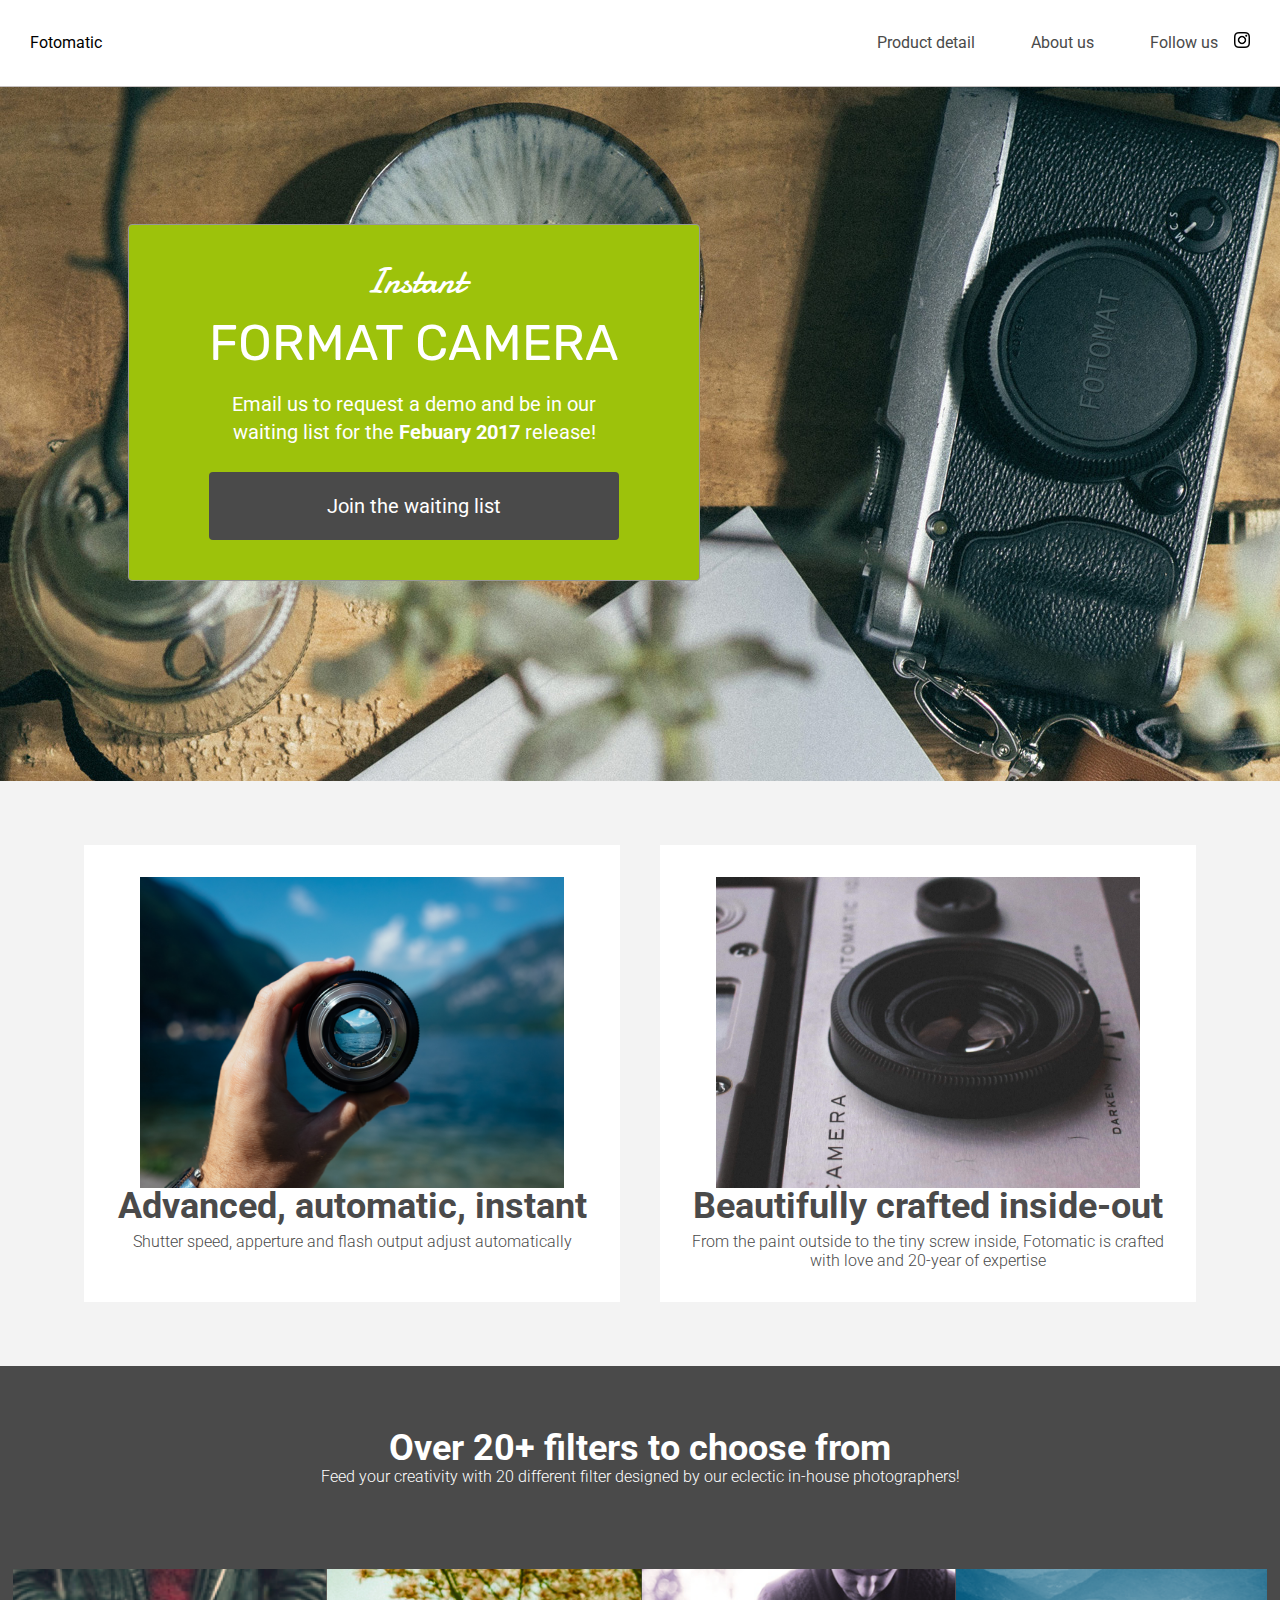
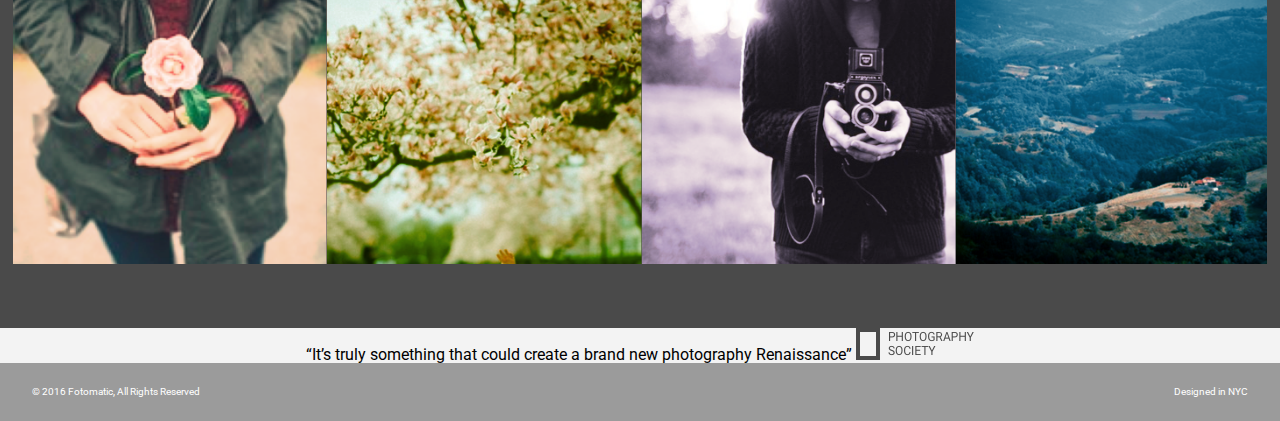
<file: web_dev_projects/F1C1_start/index.html>
<!DOCTYPE html>
<html>
<head>
  <link href="https://fonts.googleapis.com/css?family=Damion" rel="stylesheet">
  <link href="https://fonts.googleapis.com/css?family=Rubik" rel="stylesheet">
  <link href="https://fonts.googleapis.com/css?family=Roboto:300,400,600,700" rel="stylesheet">
  <link rel="stylesheet" href="./resources/css/reset.css">
  <link rel="stylesheet" href="./resources/css/style.css">
  <meta charset="UTF-8">
</head>
<body>
  <!-- Header -->
  <header>
    <div class="content">
      <a href="index.html" class="desktop logo">Fotomatic</a>
      <nav class="desktop">
        <ul>
          <li><a href="#">Product detail</a></li>
          <li><a href="#">About us</a></li>
          <li><a href="https://www.instagram.com/">Follow us <img class="icon" src="./resources/images/instagram.png"></a></li>
        </ul>
      </nav>
      <nav class="mobile">
        <ul>
          <li><a href="#"><img src="./resources/images/ic-logo.svg"></a></li>
          <li><a href="#"><img src="./resources/images/ic-product-detail.svg"></a></li>
          <li><a href="#"><img src="./resources/images/ic-about-us.svg"></a></li>
          <li><a href="#" class="button">Join us</a></li>
        </ul>
      </nav>
    </div>
  </header>

  <!-- Main Content -->
  <div class="main-content">

    <!-- Sign Up Section -->
    <div id="sign-up-section" class="banner">
      <div id="sign-up-cta">
        <div class="content center">
          <div class="header">
            <h2 class="cursive">Instant</h2>
            <h1 class="striking">FORMAT CAMERA</h1>
          </div>
          <div class="email">
            <span>
              Email us to request a demo and be in our waiting list for the <strong>Febuary 2017</strong> release!
            </span>
            <div class="button">Join the waiting list</div>
          </div>
        </div>
      </div>
    </div>

    <!-- Features Section -->
    <div id="features-section">
      <div class="feature">
        <div class="center">
          <div class="image-container">
            <img src="./resources/images/feature-1.png" />
          </div>
          <div class="content">
            <h2>Advanced, automatic, instant</h2>
            <h3>Shutter speed, apperture and flash output adjust automatically</h3>
          </div>
        </div>
      </div>
      <div class="feature">
        <div class="center">
          <div class="image-container">
            <img src="./resources/images/feature-2.png" />
          </div>
          <div class="content">
            <h2>Beautifully crafted inside-out</h2>
            <h3>From the paint outside to the tiny screw inside, Fotomatic is crafted with love and 20-year of expertise</h3>
          </div>
        </div>
      </div>
    </div>

    <!-- Filters Section -->
    <div id="filters-section">
      <div class="content center">
        <h2>Over 20+ filters to choose from</h2>
        <h3>Feed your creativity with 20 different filter designed by our eclectic in-house photographers!</h3>
      </div>
      <div class="images-container">
        <div class="image-container">
          <img src="./resources/images/filter-1.png" />
        </div>
        <div class="image-container">
          <img src="./resources/images/filter-2.png" />
        </div>
        <div class="image-container">
          <img src="./resources/images/filter-3.png" />
        </div>
        <div class="image-container extra">
          <img src="./resources/images/filter-4.png" />
        </div>
      </div>
    </div>

    <!-- Quotes Section --->
    <div id="quotes-section">
      <div class="content center">
        <span class="quote">“It’s truly something that could create a brand new photography Renaissance”</span>
        <img class="quote-citation" src="./resources/images/photography-logo.png" />
      </div>
    </div>

    <!-- Footer -->
    <footer>
      <div class="content">
        <span class="copyright">© 2016  Fotomatic, All Rights Reserved</span>
        <span class="location">Designed in NYC</span>
      </div>
    </footer>

  </div>
</body>
</html>
</file>
<file: web_dev_projects/F1C1_start/resources/css/style.css>
/* Universal Styles */

html {
  font-family: "Roboto", sans-serif;
  font-size: 16px;
}

.main-content {
  position: relative;
  top: 5.3125rem; /* To offset for fixed header. */
}

.center {
  text-align: center;
}

.button {
  border-radius: 4px;
  background-color: #4a4a4a;
  color: white;
}

.image-container {
  overflow: hidden;
}

.image-container img {
  display: block;
}

@media only screen and (max-width: 760px) {
  .main-content {
    top: 2.5625rem;
  }
}

/* Header */

header {
  position: fixed;
  width: 100%;
  border-bottom: solid 1px #c6c1c1;
  background-color: white;
  position: fixed;
  z-index: 1;
}

header .content {
  display: flex;
  align-items: center;
  padding: 1.875rem;
}

header .logo {
  flex: 1;
}

header nav ul {
  display: flex;
}

nav li {
  padding-left: 3.5rem;
}

nav a {
  vertical-align: bottom;
  line-height: 1.6;
  font-size: 1rem;
  color: #4a4a4a;
}

header .icon {
  width: 1rem;
  padding-left: .75rem;
}

header .mobile {
  display: none;
}

@media only screen and (max-width: 760px) {
  header .desktop {
    display: none;
  }

  header .mobile {
    display: block;
    width: 100%;
  }

  header .content {
    padding: .5rem 0;
  }

  header .mobile ul {
    display: flex;
    justify-content: space-around;
    align-items: center;
    width: 100%;
  }

  header .mobile li {
    padding: 0;
  }

  header .mobile .button {
    padding: .1875rem .5rem;
    background-color: #9dc20b;
    line-height: 1.6;
    color: white;
  }
}

/* Sign Up Section */

#sign-up-section {
  display: flex;
  justify-content: flex-start;
  align-items: flex-start;
  height: 43.5rem;
  background-image: url(../images/banner-landingpage.jpg);
  background-repeat: no-repeat;
  background-size: cover;
  background-position: bottom;
  
}

#sign-up-cta {
  padding: 0 5rem 2.5rem 5rem;
  border: solid 1px #979797;
  border-radius: 4px;
  background-color: #9dc20b;
  position: relative;
  top: 20%;
  left: 10%;
}

#sign-up-cta .content {
  width: 25.625rem;
  margin-top: 2rem;
  font-family: "Roboto", sans-serif;
  font-size: 1.25rem;
  line-height: 1.4;
  color: white;
}

#sign-up-cta h1 {
  font-size: 3.125rem;
}

#sign-up-cta h2 {
  font-size: 2.25rem;
}

#sign-up-cta span strong {
  font-weight: bold;
}

#sign-up-cta .cursive {
  font-family: "Damion", cursive;
}

#sign-up-cta .striking {
  font-family: "Rubik", sans-serif;
  padding-bottom: .75rem;
}

#sign-up-cta .button {
  margin-top: 1.625rem;
  padding: 1.25rem 7.25rem;
}

@media only screen and (max-width: 760px) {
  #sign-up-section {
    align-items: center;
    justify-content: center;
    height: 28rem;
  }

  #sign-up-cta {
    position: static;
    width: auto;
    height: auto;
    background-color: transparent;
    border: none;
  }

  #sign-up-cta .content {
    margin-top: 0;
  }

  #sign-up-cta .email {
    display: none;
  }

  #sign-up-cta h1 {
    font-size: 3.125rem;
  }

  #sign-up-cta h2 {
    font-size: 2.25rem;
  }
}

@media only screen and (max-width: 450px) {
  #sign-up-section {
    height: 20rem;
  }

  #sign-up-cta h1 {
    font-size: 2.25rem;
  }

  #sign-up-cta h2 {
    font-size: 2rem;
  }
}

/* Features Section */

#features-section {
  display: flex;
  justify-content: space-between;
  padding: 4rem 5%;
  background-color: #f3f3f3;
}

.feature {
  flex: 1;
  padding: 2rem;
  margin: 0px 1.25rem;
  background-color: white;
}

.feature .image-container {
  width: 90%;
  height: 65%;
  margin: 0 auto;
  max-width: 100%;
}

.image-container img{
  max-width: 100%;
}

.feature h2 {
  padding-bottom: .5rem;
  font-size: 2.25rem;
  font-weight: bold;
  color: #4a4a4a;
}

.feature h3 {
  font-size: 1rem;
  line-height: 1.2;
  font-weight: 300;
  color: #4a4a4a;
}

@media only screen and (max-width: 890px) {
  .feature h2 {
    font-size: 1.125rem;
    line-height: 1.3;
    font-weight: normal;
  }

  .feature h3 {
    font-size: .875rem;
    line-height: 1.4;
  }
}

@media only screen and (max-width: 760px) {
  #features-section {
    flex-flow: column;
    padding: 0;
  }

  .feature {
    margin: 0;
    padding: 1.25rem 1rem 0 1rem;
  }
}

/* Filters Section */

#filters-section {
  padding: 4rem 0;
  background-color: #4a4a4a;
  
}

#filters-section .content {
  padding: 0 .625rem;
  margin-bottom: 5rem;
}

#filters-section .content h2 {
  font-size: 2.25rem;
  font-weight: bold;
  color: white;
}

#filters-section .content h3 {
  font-size: 1rem;
  line-height: 1.4;
  font-weight: 300;
  color: white;
}

#filters-section .images-container {
  max-width: 100%;
  padding: 0 1%;
  
  display: flex;
}

@media only screen and (max-width: 760px) {
  #filters-section {
    padding: 1.5rem 0 0 0;
  }

  #filters-section .content {
    margin-bottom: 1rem;
  }

  #filters-section .content h2 {
    padding-bottom: .625rem;
    font-size: 1.125rem;
    line-height: 1.3;
    font-weight: normal;
  }

  #filters-section .content h3 {
    font-size: .875rem;
    line-height: 1.4;
  }

  #filters-section .images-container {
    padding: 0;
  }

  #filters-section .extra {
    display: none;
  }
}

/* Quotes Section */

#quotes-section {
  background-color: #f3f3f3;
}

#quotes-section content {
  padding: 5rem 0;
}

#quotes-section quote {
  padding-right: 1.875rem;
  font-family: "Palatino", serif;
  font-size: 1.875rem;
  line-height: 1.1;
  font-style: italic;
  color: #4a4a4a;
}

#quotes-section quote-citation {
  height: 1.875rem;
}

@media only screen and (max-width: 760px) {
  #quotes-section content {
    padding: 1.875rem .625rem;
  }

  #quotes-section quote {
    font-size: 1.5rem;
    line-height: 1.4;
  }

  #quotes-section quote-citation {
    display: block;
    padding-top: 1rem;
    margin: auto;
  }
}

/* Footer */

footer {
  background-color: #9b9b9b;
  padding: 1.5rem 2rem;
}

footer .content {
  color: white;
  display: flex;
  font-size: .75rem;
}

footer .copyright {
  flex-grow: 1;
}

@media only screen and (min-width: 760px) {
  footer .content {
    font-size: .625rem;
  }
}
</file>
